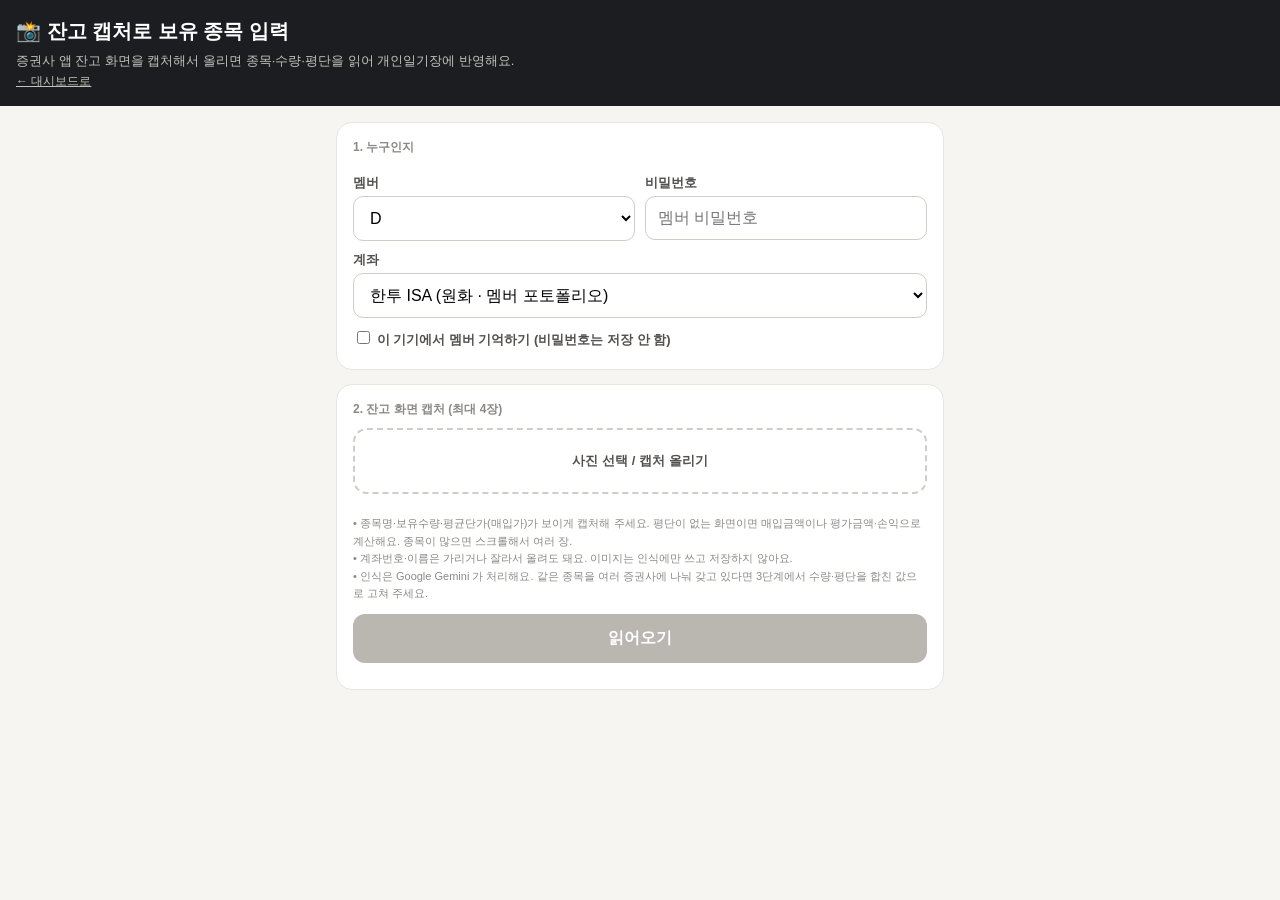
<file: upload.html>
<!doctype html>
<html lang="ko">
<head>
<meta charset="utf-8">
<meta name="viewport" content="width=device-width, initial-scale=1">
<title>잔고 캡처 입력</title>
<link rel="manifest" href="manifest.webmanifest">
<meta name="theme-color" content="#1c1d20">
<link rel="icon" type="image/png" href="assets/icons/icon-192.png">
<style>
  :root { --ink:#0b0b0b; --sub:#52514e; --mute:#8a8984; --line:#e7e5e0; --bg:#f6f5f2; --card:#fff; --dark:#1c1d20; --up:#e34948; --dn:#2a78d6; --ok:#0f7a4f; --warn:#b45309; }
  * { box-sizing:border-box; }
  body { margin:0; background:var(--bg); color:var(--ink); font-family:-apple-system,"Apple SD Gothic Neo","Noto Sans KR","Pretendard",sans-serif; }
  header { background:var(--dark); color:#fff; padding:18px 16px 16px; }
  header h1 { margin:0; font-size:20px; }
  header p { margin:6px 0 0; color:#c3c2b7; font-size:13px; line-height:1.5; }
  header a { color:#c3c2b7; font-size:12px; }
  main { max-width:640px; margin:0 auto; padding:16px; }
  .card { background:var(--card); border:1px solid var(--line); border-radius:16px; padding:16px; margin-bottom:14px; }
  .step { font-size:12px; font-weight:800; color:var(--mute); margin-bottom:8px; }
  label { display:block; font-size:13px; font-weight:700; color:var(--sub); margin:10px 0 4px; }
  select, input[type=password], input[type=text] { width:100%; padding:12px; border:1px solid #cfcdc7; border-radius:10px; font-size:16px; background:#fff; }
  .row { display:flex; gap:10px; }
  .row > div { flex:1; }
  .drop { display:block; border:2px dashed #cfcdc7; border-radius:14px; padding:22px 12px; text-align:center; color:var(--sub); font-weight:700; cursor:pointer; }
  .drop input { display:none; }
  .thumbs { display:flex; gap:8px; flex-wrap:wrap; margin-top:10px; }
  .thumbs img { width:72px; height:120px; object-fit:cover; border-radius:8px; border:1px solid var(--line); }
  button { width:100%; padding:14px; border:0; border-radius:12px; font-size:16px; font-weight:800; cursor:pointer; }
  .primary { background:var(--dark); color:#fff; }
  .primary:disabled { background:#b9b7b0; }
  .ghost { background:#efede8; color:var(--sub); margin-top:8px; }
  .msg { font-size:13px; margin-top:10px; line-height:1.5; }
  .err { color:var(--up); font-weight:700; }
  table { width:100%; border-collapse:collapse; font-size:14px; }
  th { text-align:left; font-size:11px; color:var(--mute); font-weight:800; padding:6px 4px; border-bottom:1px solid var(--line); }
  td { padding:9px 4px; border-bottom:1px solid #f0eee9; vertical-align:top; }
  td.num { text-align:right; font-variant-numeric:tabular-nums; white-space:nowrap; }
  .tag { display:inline-block; font-size:10px; font-weight:800; padding:2px 6px; border-radius:6px; margin-left:4px; }
  .t-new { background:#e6f4ec; color:var(--ok); } .t-change { background:#fff3e0; color:var(--warn); }
  .t-same { background:#f0eee9; color:var(--mute); } .t-unknown { background:#fde8e8; color:var(--up); }
  .raw { font-size:11px; color:var(--mute); }
  .note { font-size:11px; color:var(--mute); line-height:1.6; }
  .hidden { display:none; }
  .done { text-align:center; padding:26px 10px; }
  .done b { font-size:20px; color:var(--ok); }
  body.embed header { display:none; } body.embed { background:#fff; } body.embed main { padding:12px; max-width:none; }
  body.embed .card { border-color:#eef0f3; }
</style>
</head>
<body>
<header>
  <h1>📸 잔고 캡처로 보유 종목 입력</h1>
  <p>증권사 앱 잔고 화면을 캡처해서 올리면 종목·수량·평단을 읽어 개인일기장에 반영해요.<br><a href="./">← 대시보드로</a></p>
</header>
<main>
  <section class="card" id="s1">
    <div class="step">1. 누구인지</div>
    <div class="row">
      <div><label for="member">멤버</label><select id="member"><option value="D">D</option><option value="S">S</option><option value="J">J</option></select></div>
      <div><label for="pin">비밀번호</label><input id="pin" type="password" inputmode="numeric" autocomplete="current-password" placeholder="멤버 비밀번호"></div>
    </div>
    <label for="account">계좌</label>
    <select id="account"><option value="isa">한투 ISA (원화 · 멤버 포토폴리오)</option><option value="toss">토스 미국주식 (달러 · 토스 전체 보유)</option></select>
    <label style="font-weight:600"><input type="checkbox" id="remember" style="width:auto"> 이 기기에서 멤버 기억하기 (비밀번호는 저장 안 함)</label>
  </section>

  <section class="card" id="s2">
    <div class="step">2. 잔고 화면 캡처 (최대 4장)</div>
    <label class="drop">사진 선택 / 캡처 올리기<input id="files" type="file" accept="image/*" multiple></label>
    <div class="thumbs" id="thumbs"></div>
    <p class="note">• 종목명·보유수량·평균단가(매입가)가 보이게 캡처해 주세요. 평단이 없는 화면이면 매입금액이나 평가금액·손익으로 계산해요. 종목이 많으면 스크롤해서 여러 장.<br>
      • 계좌번호·이름은 가리거나 잘라서 올려도 돼요. 이미지는 인식에만 쓰고 저장하지 않아요.<br>
      • 인식은 Google Gemini 가 처리해요. 같은 종목을 여러 증권사에 나눠 갖고 있다면 3단계에서 수량·평단을 합친 값으로 고쳐 주세요.</p>
    <button class="primary" id="btnParse" disabled>읽어오기</button>
    <div class="msg" id="msg2"></div>
  </section>

  <section class="card hidden" id="s3">
    <div class="step">3. 바뀔 내용 확인</div>
    <table><thead><tr><th></th><th>종목</th><th style="text-align:right">수량</th><th style="text-align:right">평단</th></tr></thead><tbody id="diff"></tbody></table>
    <div id="missingBox" class="hidden" style="margin-top:12px">
      <label style="font-weight:700;color:var(--warn)"><input type="checkbox" id="removeMissing" style="width:auto"> 캡처에 없는 종목은 모두 판 것으로 (0주)</label>
      <div class="note" id="missingList"></div>
    </div>
    <p class="note" id="note3">체크된 줄만 반영돼요. ETF 가 아닌 개별 종목(국내·미국)도 티커로 들어가요 — '티커 필요'면 티커를 적어 주세요(예: 플래닛 랩스 → PL). 금액은 모두 원화 기준이에요.</p>
    <button class="primary" id="btnApply">반영하기</button>
    <button class="ghost" id="btnBack">다시 올리기</button>
    <div class="msg" id="msg3"></div>
  </section>

  <section class="card hidden done" id="s4">
    <b>✅ 반영했어요</b>
    <div class="msg" id="msg4"></div>
    <button class="ghost" id="btnHome">대시보드 보기</button>
  </section>
</main>
<script src="js/common.js"></script>
<script>
(function () {
  var $ = function (id) { return document.getElementById(id); };
  var API = (window.APP_CONFIG && APP_CONFIG.UPLOAD_URL) || '';
  var images = [], token = null;
  var qs = new URLSearchParams(location.search), embed = qs.get('embed') === '1';
  if (embed) document.body.classList.add('embed');
  // 대시보드 안에 있을 때: 높이를 부모에 알려 스크롤 없이 보이게
  function tellHeight() { if (embed && parent !== window) parent.postMessage({ type: 'upload-height', height: document.documentElement.scrollHeight }, location.origin); }
  if (window.ResizeObserver) new ResizeObserver(tellHeight).observe(document.body); else setInterval(tellHeight, 800);
  try {
    var saved = JSON.parse(localStorage.getItem('djUploadAuth') || 'null');
    // 비밀번호는 기기에 남기지 않음: 예전에 저장된 비밀번호가 있으면 지우고 멤버만 기억
    if (saved && saved.pin !== undefined) { saved = { member: saved.member }; localStorage.setItem('djUploadAuth', JSON.stringify(saved)); }
    if (saved) { $('member').value = saved.member; $('remember').checked = true; }
    if (localStorage.getItem('djUploadAcct') === 'toss') $('account').value = 'toss';
  } catch (e) { }
  if (qs.get('acct') === 'toss') $('account').value = 'toss';
  var acct = function () { return $('account').value === 'toss' ? 'toss' : 'isa'; };
  $('account').addEventListener('change', function () { try { localStorage.setItem('djUploadAcct', acct()); } catch (e) { } });
  if (qs.get('m') && Array.prototype.some.call($('member').options, function (o) { return o.value === qs.get('m'); })) {
    if (!saved || saved.member !== qs.get('m')) { $('member').value = qs.get('m'); if (saved && saved.member !== qs.get('m')) $('pin').value = ''; }
  }
  if (!API) $('msg2').innerHTML = '<span class="err">업로드 서버 주소가 아직 설정되지 않았어요 (동진님 설치 중)</span>';

  // 큰 캡처는 긴 변 1800px JPEG 로 줄여서 보냄
  function shrink(file) {
    return new Promise(function (resolve, reject) {
      var img = new Image(), url = URL.createObjectURL(file);
      img.onload = function () {
        var s = Math.min(1, 1500 / Math.max(img.width, img.height));
        var c = document.createElement('canvas');
        c.width = Math.round(img.width * s); c.height = Math.round(img.height * s);
        c.getContext('2d').drawImage(img, 0, 0, c.width, c.height);
        URL.revokeObjectURL(url);
        resolve(c.toDataURL('image/jpeg', 0.8));
      };
      img.onerror = reject; img.src = url;
    });
  }

  $('files').addEventListener('change', async function (e) {
    var list = Array.prototype.slice.call(e.target.files || [], 0, 4);
    images = await Promise.all(list.map(shrink));
    $('thumbs').innerHTML = images.map(function (d) { return '<img src="' + d + '">'; }).join('');
    $('btnParse').disabled = !images.length || !API;
  });

  function call(body) {
    // text/plain 으로 보내면 Apps Script 웹 앱에 바로 전달됨 (CORS 사전 요청 없음)
    return fetch(API, { method: 'POST', body: JSON.stringify(body), headers: { 'Content-Type': 'text/plain;charset=utf-8' } })
      .then(function (r) { return r.json(); }, function () {
        throw new Error('서버 연결이 끊겼어요. 잠시 뒤 다시 눌러 주세요. 카카오톡 안에서 열었다면 오른쪽 아래 메뉴 → "다른 브라우저로 열기"(Safari·크롬)로 해 보세요.');
      })
      .then(function (j) { if (!j.ok) throw new Error(j.error || '실패'); return j; });
  }
  function auth() {
    var a = { member: $('member').value, pin: $('pin').value.trim() };
    try { if ($('remember').checked) localStorage.setItem('djUploadAuth', JSON.stringify({ member: a.member })); else localStorage.removeItem('djUploadAuth'); } catch (e) { }
    return a;
  }
  var fmt = function (v) { return v === null || v === undefined ? '–' : Math.round(v).toLocaleString(); };
  var fmtQty = function (v) { return v === null || v === undefined ? '–' : (+(+v).toFixed(6)).toLocaleString(undefined, { maximumFractionDigits: 6 }); };
  var shown = 'isa'; // 3단계 화면이 어느 계좌로 비교한 결과인지
  var TAG = { 'new': ['새 종목', 't-new'], change: ['변경', 't-change'], same: ['같음', 't-same'], unknown: ['모름', 't-unknown'], needTicker: ['티커 필요', 't-unknown'] };

  $('btnParse').addEventListener('click', function () {
    var a = auth(), ac = acct();
    if (!a.pin) { $('msg2').innerHTML = '<span class="err">비밀번호를 넣어 주세요</span>'; return; }
    $('btnParse').disabled = true;
    // 사진을 한 장씩 보내 읽고(휴대폰에서 시간 초과 방지) → 모아서 비교
    var all = [], i = 0;
    var next = function () {
      if (i >= images.length) return call({ action: 'compare', account: ac, member: a.member, pin: a.pin, items: all });
      $('msg2').textContent = '읽는 중… ' + (i + 1) + ' / ' + images.length + '장 (장당 10~20초)';
      return call({ action: 'read', account: ac, member: a.member, pin: a.pin, image: images[i] }).then(function (j) { all = all.concat(j.items || []); i++; return next(); });
    };
    // 서버가 아직 예전 버전이면(1장씩 읽기 없음) 한 번에 보내는 방식으로 자동 전환
    next().catch(function (e) {
      if (!/알 수 없는 요청/.test(e.message)) throw e;
      $('msg2').textContent = '읽는 중… (10~40초)';
      return call({ action: 'parse', account: ac, member: a.member, pin: a.pin, images: images });
    }).then(function (j) {
      // 업로드 서버가 아직 예전 버전이면 토스 캡처가 원화 포트폴리오로 들어가므로 막음
      if (ac === 'toss' && j.account !== 'toss') throw new Error('업로드 서버(Apps Script)를 새 버전으로 다시 배포해야 토스 계좌를 쓸 수 있어요');
      token = j.token; shown = ac;
      var usd = ac === 'toss';
      var fmtAvg = function (v) { return v === null || v === undefined ? '–' : (usd ? '$' + (+v).toFixed(2) : fmt(v)); };
      $('note3').textContent = usd
        ? "체크된 줄만 반영돼요. '토스_보유'(토스 전체 보유)의 수량·평단(달러)을 고치고, '1달러 마스터 포토폴리오'에 이미 있는 종목은 같이 맞춰요. 원화 포트폴리오와 D 실적기록은 건드리지 않아요. '티커 필요'면 미국 티커를 적어 주세요(예: SMCI)."
        : '체크된 줄만 반영돼요. ETF 가 아닌 개별 종목(국내·미국)도 티커로 들어가요 — \'티커 필요\'면 티커를 적어 주세요(예: 플래닛 랩스 → PL). 금액은 모두 원화 기준이에요.';
      $('diff').innerHTML = j.rows.map(function (r) {
        var t = TAG[r.status], can = r.status === 'new' || r.status === 'change' || r.status === 'needTicker';
        // 새 값은 고칠 수 있게 입력칸으로 (여러 증권사 합산 등)
        var inp = function (cls, v) { return '<input type="text" inputmode="decimal" class="' + cls + '" data-key="' + r.key + '" value="' + (v === null || v === undefined ? '' : (cls === 'eqty' ? +(+v).toFixed(6) : (usd ? (+v).toFixed(2) : Math.round(v)))) + '" style="width:84px;padding:6px;font-size:14px;text-align:right"' + (can ? '' : ' disabled') + '>'; };
        // 개별 종목: 티커 표시 (새 종목이면 고칠 수 있게)
        var tick = r.stock ? '<div class="raw">' + (r.curKey ? '개별 종목' + (r.code ? ' · ' + r.code : '') : '티커 <input type="text" class="eticker" data-key="' + r.key + '" value="' + (r.code || '') + '" placeholder="예: PL · 005930" style="width:96px;padding:4px;font-size:12px;text-transform:uppercase">') + (r.usd && !usd ? ' · 달러 평단 확인' : '') + '</div>' : '';
        var q = (r.oldQty === null ? '' : '<div class="raw">지금 ' + (usd ? fmtQty(r.oldQty) : fmt(r.oldQty)) + '</div>') + inp('eqty', r.newQty);
        var p = (r.oldAvg === null ? '' : '<div class="raw">지금 ' + fmtAvg(r.oldAvg) + '</div>') + inp('eavg', r.newAvg)
          + (r.avgHow ? '<div class="raw" style="color:var(--warn)">계산: ' + r.avgHow + '</div>' : (r.newAvg ? '' : '<div class="raw" style="color:var(--up)">평단 못 읽음 → 입력</div>'));
        return '<tr><td><input type="checkbox" class="pick" value="' + r.key + '"' + (can ? ' checked' : ' disabled') + '></td>'
          + '<td>' + r.name + '<span class="tag ' + t[1] + '">' + t[0] + '</span>' + (r.raw !== r.name ? '<div class="raw">화면: ' + r.raw + '</div>' : '') + tick + '</td>'
          + '<td class="num">' + q + '</td><td class="num">' + p + '</td></tr>';
      }).join('') || '<tr><td colspan="4" class="note">읽은 종목이 없어요. 잔고 화면이 맞는지 확인해 주세요.</td></tr>';
      $('missingBox').classList.toggle('hidden', !j.missing.length);
      $('missingList').innerHTML = j.missing.map(function (m) { return '<label style="font-weight:500"><input type="checkbox" class="pickMissing" value="' + m.key + '" checked style="width:auto"> ' + m.name + ' (' + m.qty + '주)</label>'; }).join('');
      $('s3').classList.remove('hidden'); $('msg2').textContent = '';
      $('s3').scrollIntoView({ behavior: 'smooth' });
    }).catch(function (e) { $('msg2').innerHTML = '<span class="err">' + e.message + '</span>'; })
      .finally(function () { $('btnParse').disabled = !images.length; });
  });

  $('btnApply').addEventListener('click', function () {
    var a = auth();
    var pick = Array.prototype.map.call(document.querySelectorAll('.pick:checked, .pickMissing:checked'), function (x) { return x.value; });
    $('btnApply').disabled = true; $('msg3').textContent = '반영 중…';
    var edits = {};
    document.querySelectorAll('.eqty').forEach(function (x) { var v = String(x.value).replace(/[^0-9.]/g, ''); if (v !== '') (edits[x.dataset.key] = edits[x.dataset.key] || {}).qty = Number(v); }); // 빈칸은 0주가 아니라 '안 고침'
    document.querySelectorAll('.eavg').forEach(function (x) { var v = String(x.value).replace(/[^0-9.]/g, ''); if (v !== '') (edits[x.dataset.key] = edits[x.dataset.key] || {}).avg = Number(v); });
    document.querySelectorAll('.eticker').forEach(function (x) { if (x.value.trim()) (edits[x.dataset.key] = edits[x.dataset.key] || {}).ticker = x.value.trim(); });
    call({ action: 'apply', account: shown, member: a.member, pin: a.pin, token: token, pick: pick, edits: edits, removeMissing: $('removeMissing').checked }).then(function (j) {
      $('s3').classList.add('hidden'); $('s2').classList.add('hidden'); $('s4').classList.remove('hidden');
      $('msg4').innerHTML = (j.changed ? j.log.join('<br>') + '<br><span class="note">대시보드에는 1~5분 뒤 반영돼요 (시트 게시 갱신)</span>' : '바뀐 내용이 없어요') + (j.strategy ? '<br>📈 ' + j.strategy : '');
      if (embed && parent !== window) parent.postMessage({ type: 'upload-done' }, location.origin);
    }).catch(function (e) { $('msg3').innerHTML = '<span class="err">' + e.message + '</span>'; $('btnApply').disabled = false; });
  });

  $('btnHome').addEventListener('click', function () { if (embed && parent !== window) parent.postMessage({ type: 'upload-home' }, location.origin); else location.href = './'; });
  $('btnBack').addEventListener('click', function () { $('s3').classList.add('hidden'); $('files').value = ''; images = []; $('thumbs').innerHTML = ''; $('btnParse').disabled = true; });
})();
</script>
</body>
</html>
</file>
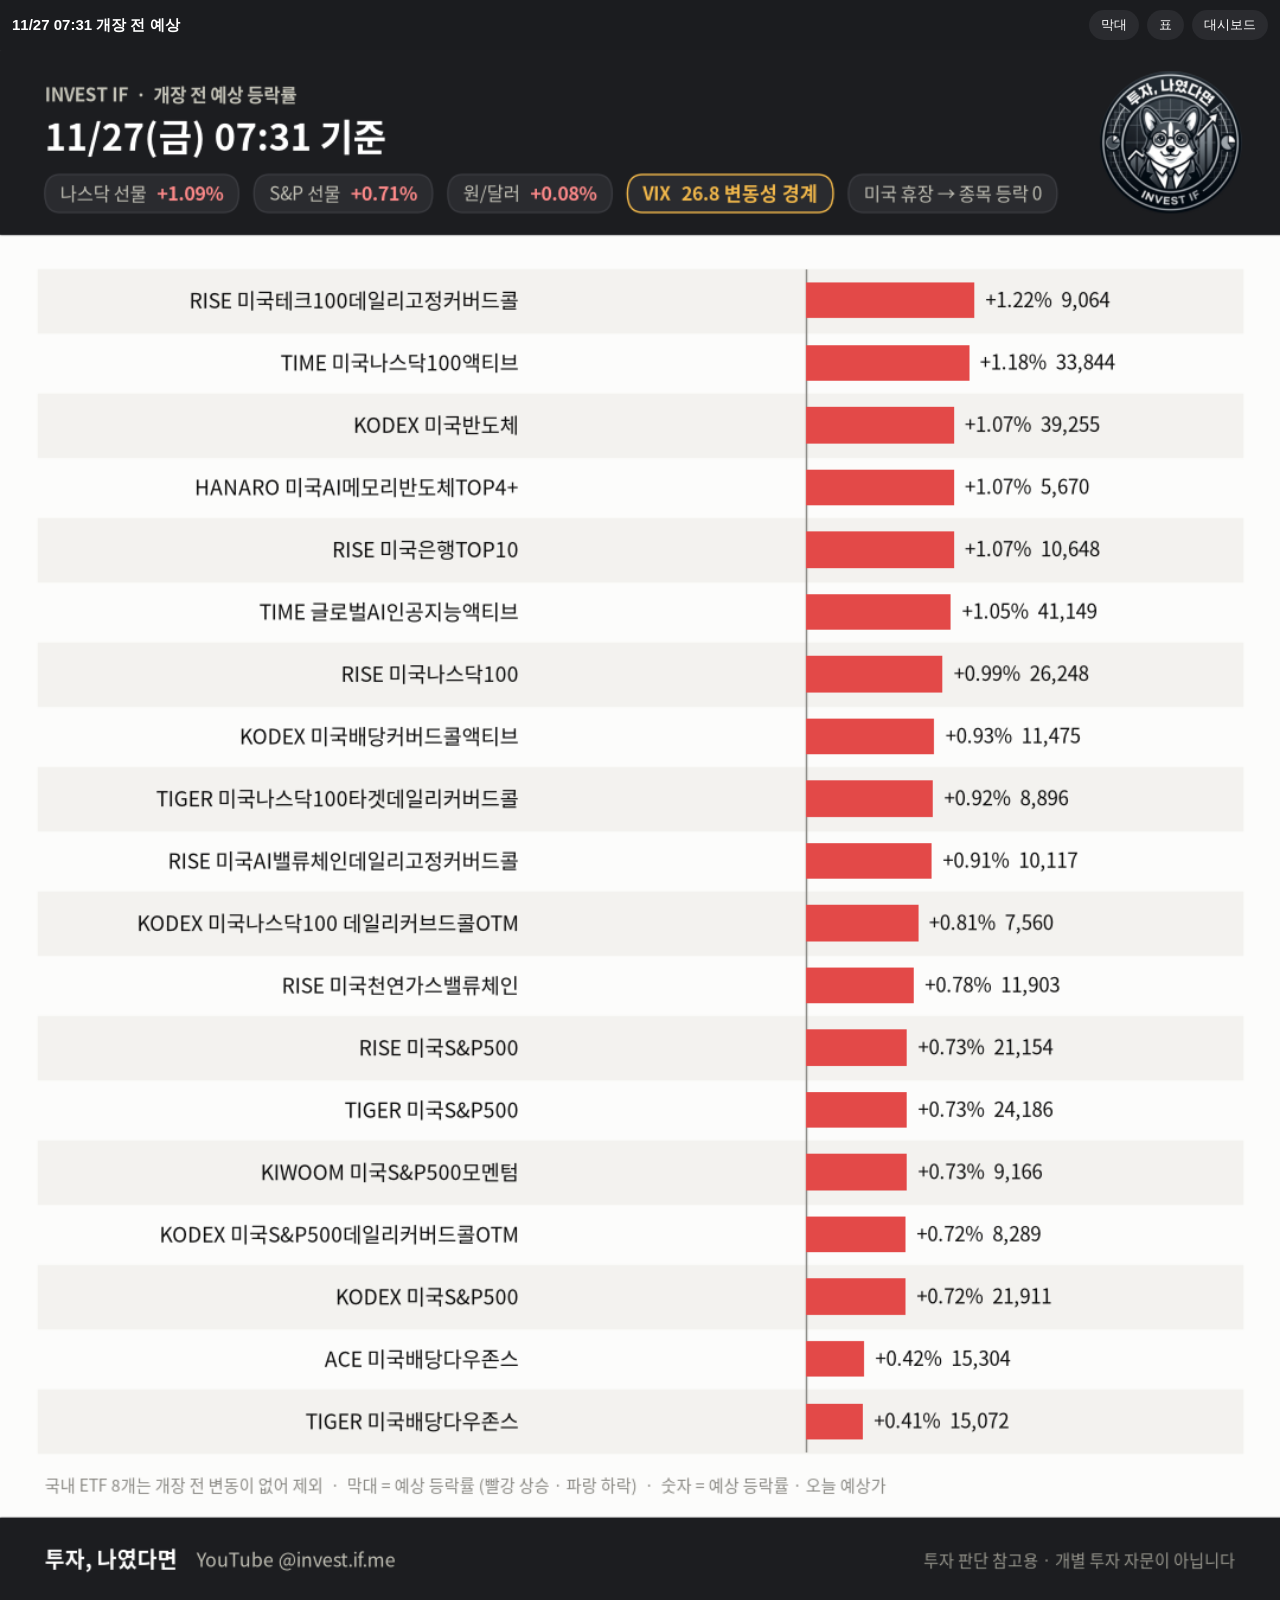
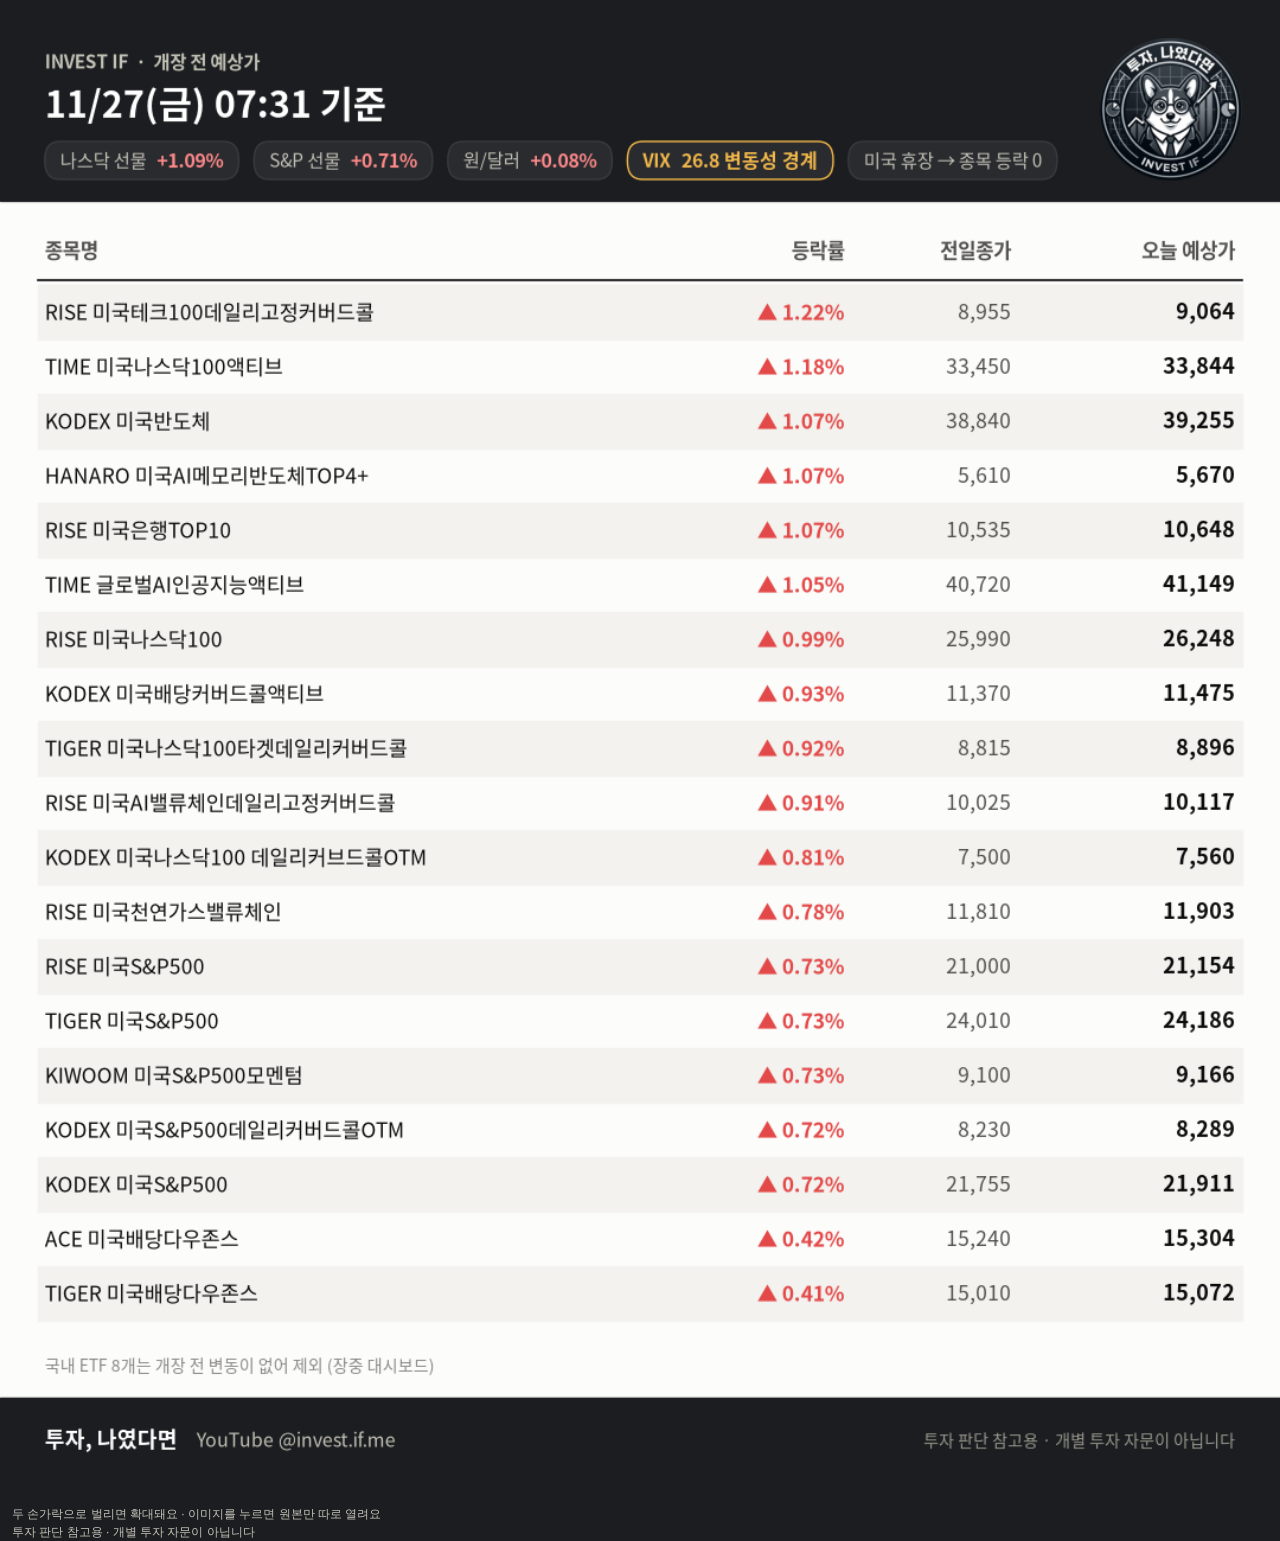
<file: alerts/view.html>
<!doctype html>
<html lang="ko">
<head>
<meta charset="utf-8">
<!-- 두 손가락으로 확대 가능 (user-scalable 막지 않음) -->
<meta name="viewport" content="width=device-width, initial-scale=1, maximum-scale=6">
<title>개장 전 예상가</title>
<style>
  :root { --bg:#1c1d20; --ink:#fff; --sub:#c3c2b7; --chip:#2a2b2f; }
  * { box-sizing:border-box; }
  body { margin:0; background:var(--bg); color:var(--ink); font-family:-apple-system,"Apple SD Gothic Neo","Noto Sans KR",sans-serif; }
  header { position:sticky; top:0; z-index:2; display:flex; gap:8px; align-items:center; padding:10px 12px; background:rgba(28,29,32,.96); }
  header b { font-size:15px; margin-right:auto; }
  header a { color:var(--ink); text-decoration:none; font-size:13px; padding:6px 12px; border-radius:16px; background:var(--chip); }
  header a.on { background:#e34948; }
  section { padding:0 0 14px; }
  img { display:block; width:100%; height:auto; background:#fcfcfb; }
  p { margin:8px 12px 0; color:var(--sub); font-size:12px; line-height:1.5; }
  .err { padding:40px 16px; text-align:center; color:var(--sub); }
</style>
</head>
<body>
<header>
  <b id="t">개장 전 예상가</b>
  <a href="#A" id="la">막대</a>
  <a href="#B" id="lb">표</a>
  <a href="../">대시보드</a>
</header>
<main id="m"></main>
<script>
(function () {
  var q = new URLSearchParams(location.search), m = document.getElementById('m');
  function show(stamp) {
    if (!stamp) { m.innerHTML = '<div class="err">이미지를 찾지 못했어요.</div>'; return; }
    var d = stamp.slice(5, 10).replace('-', '/'), hm = stamp.slice(11, 13) + ':' + stamp.slice(13, 15);
    document.getElementById('t').textContent = d + ' ' + hm + ((q.get('k') || '') === 'W' ? ' 주간 리포트' : ' 개장 전 예상');
    var keys = (q.get('k') || 'A,B').split(',').filter(function (k) { return /^[A-Z]$/.test(k); });
    if (keys.indexOf('W') >= 0) { document.getElementById('la').style.display = 'none'; document.getElementById('lb').style.display = 'none'; }
    m.innerHTML = keys.map(function (k) {
      var u = stamp + '_' + k + '.png?v=' + stamp;
      return '<section id="' + k + '"><a href="' + u + '"><img src="' + u + '" alt="' + k + '"></a></section>';
    }).join('') + '<p>두 손가락으로 벌리면 확대돼요 · 이미지를 누르면 원본만 따로 열려요<br>투자 판단 참고용 · 개별 투자 자문이 아닙니다</p>';
    if (location.hash) { var el = document.querySelector(location.hash); if (el) setTimeout(function () { el.scrollIntoView(); }, 300); }
  }
  var s = q.get('s');
  if (s && /^[0-9_-]+$/.test(s)) return show(s);
  fetch('latest.json?t=' + Date.now()).then(function (r) { return r.json(); }).then(function (j) { show(j.stamp); }).catch(function () { show(''); });
})();
</script>
</body>
</html>
</file>
